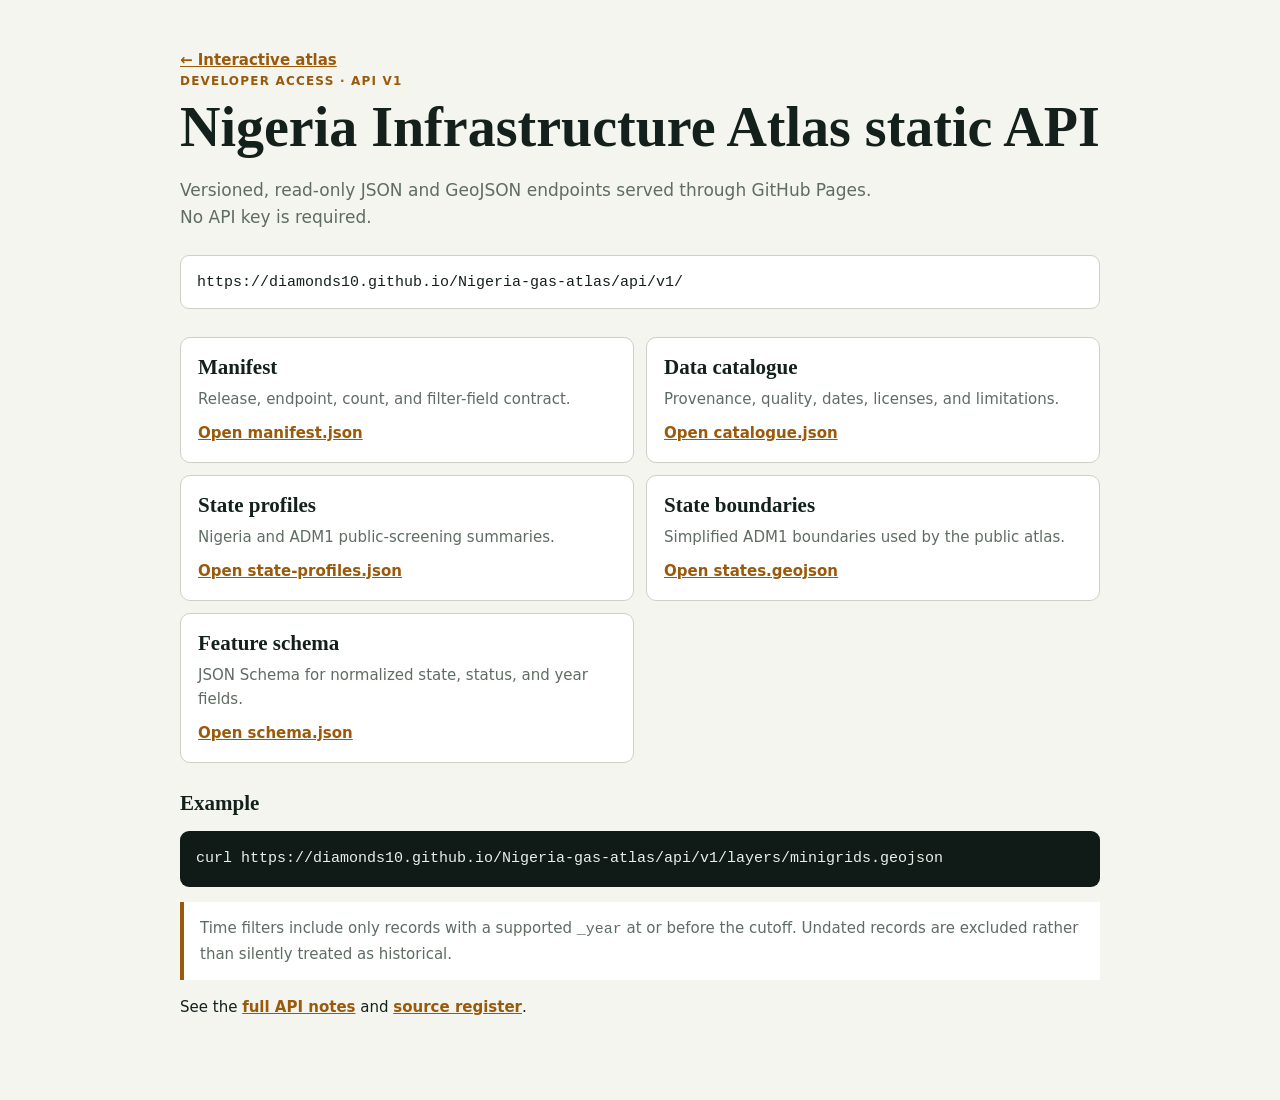
<file: docs/api/index.html>
<!doctype html>
<html lang="en">
<head>
  <meta charset="utf-8" />
  <meta name="viewport" content="width=device-width, initial-scale=1" />
  <title>Static API · Nigeria Infrastructure Atlas</title>
  <meta name="description" content="Versioned static API documentation for the Nigeria Infrastructure Atlas." />
  <style>
    :root { color-scheme: light dark; --ink:#14201c; --muted:#5f6c63; --paper:#f4f5ef; --card:#fff; --line:#ccd1c5; --accent:#9a5a0c; }
    @media (prefers-color-scheme:dark) { :root { --ink:#edf0e9; --muted:#aab7ac; --paper:#0e1e1a; --card:#16281f; --line:#304137; --accent:#d99a3d; } }
    * { box-sizing:border-box; }
    body { margin:0; background:var(--paper); color:var(--ink); font:15px/1.6 system-ui,sans-serif; }
    main { width:min(920px,calc(100% - 32px)); margin:0 auto; padding:48px 0 70px; }
    h1,h2 { font-family:Georgia,serif; line-height:1.15; }
    h1 { margin:4px 0 10px; font-size:clamp(32px,6vw,56px); }
    h2 { margin:0 0 8px; font-size:21px; }
    .eyebrow { color:var(--accent); font-size:12px; font-weight:750; letter-spacing:.1em; text-transform:uppercase; }
    .lede { max-width:700px; color:var(--muted); font-size:17px; }
    .base { margin:24px 0; padding:13px 16px; border:1px solid var(--line); border-radius:9px; background:var(--card); overflow:auto; }
    code { font-family:ui-monospace,monospace; }
    .grid { display:grid; grid-template-columns:repeat(2,minmax(0,1fr)); gap:12px; margin:28px 0; }
    .card { border:1px solid var(--line); border-radius:10px; background:var(--card); padding:17px; }
    .card p { margin:0 0 10px; color:var(--muted); }
    a { color:var(--accent); font-weight:700; }
    pre { padding:16px; border-radius:9px; background:#101b18; color:#e8efe9; overflow:auto; }
    .note { padding:14px 16px; border-left:4px solid var(--accent); background:var(--card); color:var(--muted); }
    @media(max-width:650px) { main{padding-top:28px}.grid{grid-template-columns:1fr} }
  </style>
</head>
<body>
<main>
  <a href="../">← Interactive atlas</a>
  <div class="eyebrow">Developer access · API v1</div>
  <h1>Nigeria Infrastructure Atlas static API</h1>
  <p class="lede">Versioned, read-only JSON and GeoJSON endpoints served through GitHub Pages. No API key is required.</p>
  <div class="base"><code>https://diamonds10.github.io/Nigeria-gas-atlas/api/v1/</code></div>
  <div class="grid">
    <section class="card"><h2>Manifest</h2><p>Release, endpoint, count, and filter-field contract.</p><a href="./v1/manifest.json">Open manifest.json</a></section>
    <section class="card"><h2>Data catalogue</h2><p>Provenance, quality, dates, licenses, and limitations.</p><a href="./v1/catalogue.json">Open catalogue.json</a></section>
    <section class="card"><h2>State profiles</h2><p>Nigeria and ADM1 public-screening summaries.</p><a href="./v1/state-profiles.json">Open state-profiles.json</a></section>
    <section class="card"><h2>State boundaries</h2><p>Simplified ADM1 boundaries used by the public atlas.</p><a href="./v1/states.geojson">Open states.geojson</a></section>
    <section class="card"><h2>Feature schema</h2><p>JSON Schema for normalized state, status, and year fields.</p><a href="./v1/schema.json">Open schema.json</a></section>
  </div>
  <h2>Example</h2>
  <pre><code>curl https://diamonds10.github.io/Nigeria-gas-atlas/api/v1/layers/minigrids.geojson</code></pre>
  <p class="note">Time filters include only records with a supported <code>_year</code> at or before the cutoff. Undated records are excluded rather than silently treated as historical.</p>
  <p>See the <a href="https://github.com/Diamonds10/Nigeria-gas-atlas/blob/main/docs/api/v1/README.md">full API notes</a> and <a href="https://github.com/Diamonds10/Nigeria-gas-atlas/blob/main/docs/data_sources.md">source register</a>.</p>
</main>
</body>
</html>
</file>
